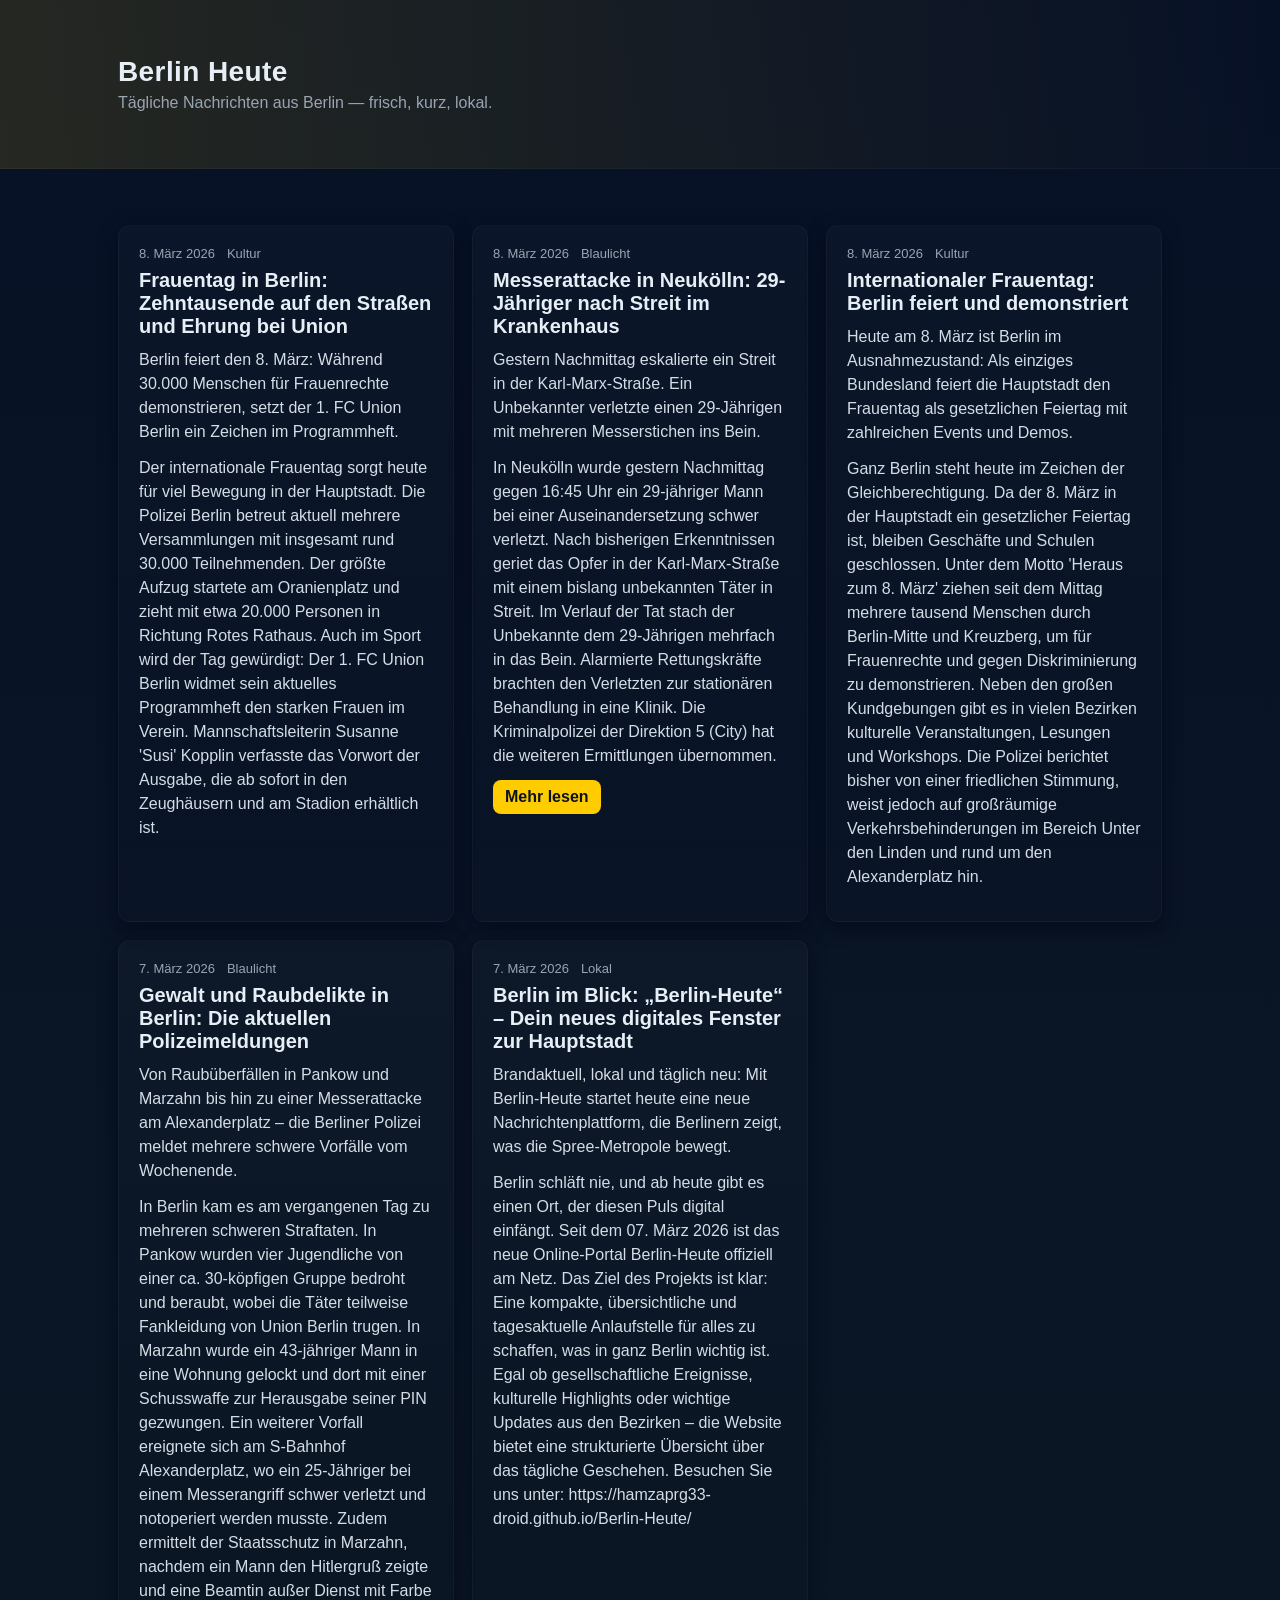
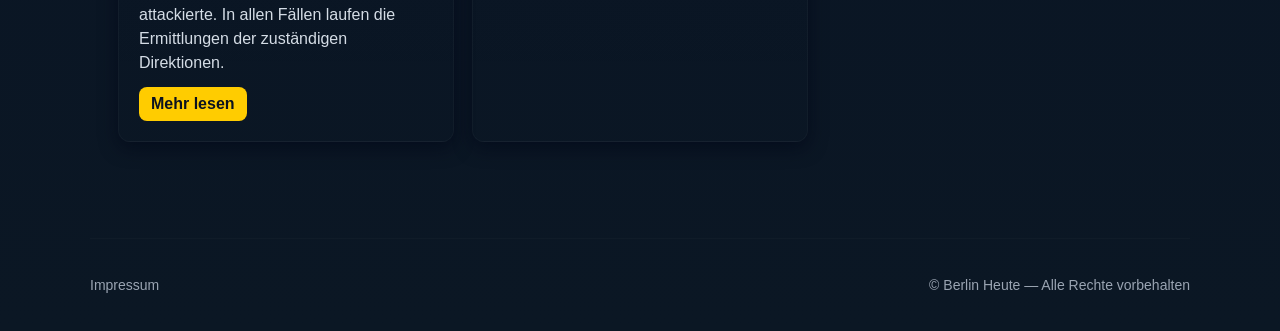
<file: index.html>
<!doctype html>
<html lang="de">
<head>
  <meta charset="utf-8">
  <meta name="viewport" content="width=device-width,initial-scale=1">
  <title>Berlin Heute</title>
  <link rel="stylesheet" href="styles.css">
</head>
<body>
  <header class="site-header">
    <div class="container">
      <h1>Berlin Heute</h1>
      <p class="tagline">Tägliche Nachrichten aus Berlin — frisch, kurz, lokal.</p>
    </div>
  </header>
  <main class="container">
    <section class="news-list" id="news-list" aria-live="polite">
      <!-- Beiträge werden dynamisch per JavaScript geladen. -->
    </section>
  </main>
  <footer class="site-footer container">
    <nav>
      <a href="impressum.html">Impressum</a>
    </nav>
    <p>© Berlin Heute — Alle Rechte vorbehalten</p>
  </footer>
  <script src="main.js"></script>
</body>
</html>
</file>
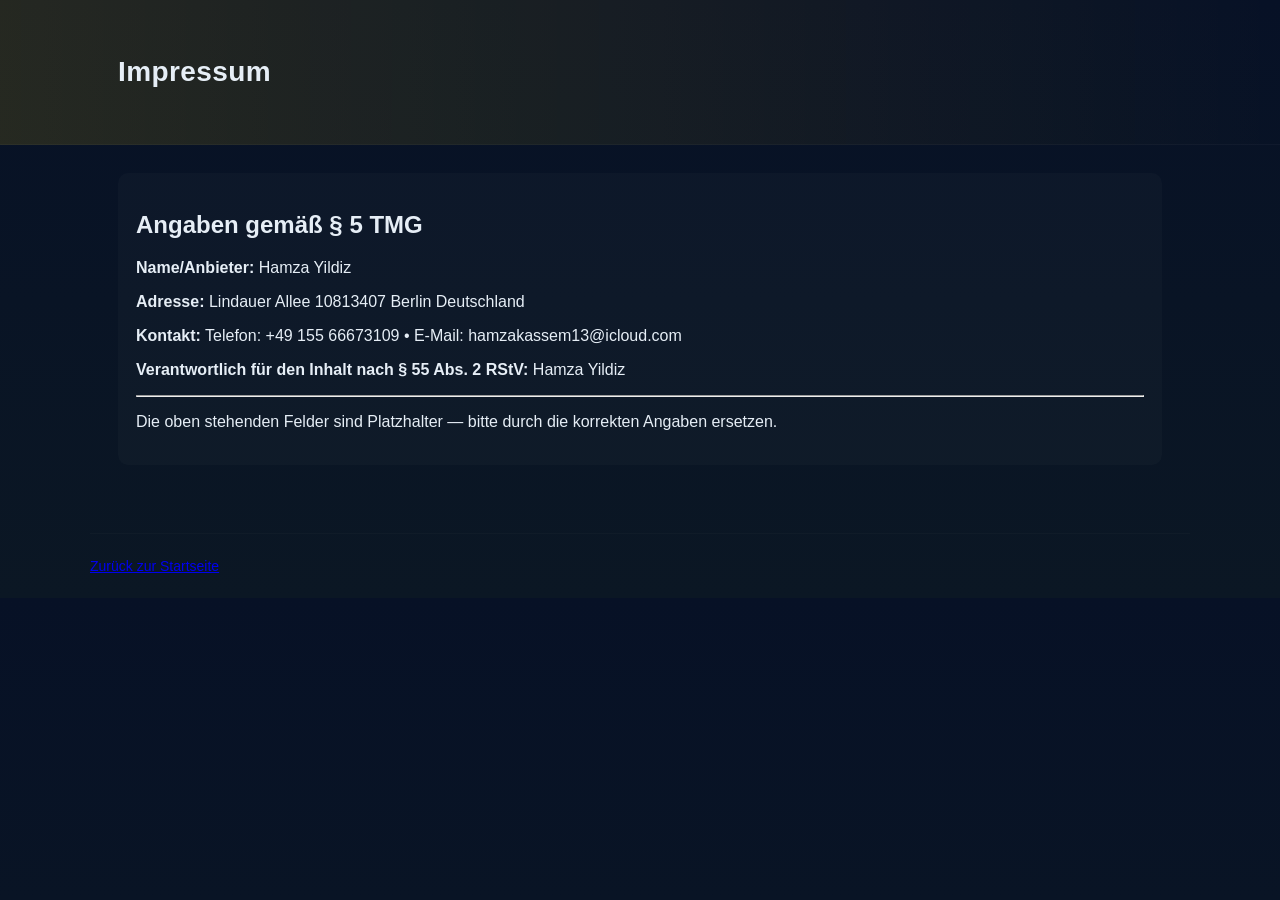
<file: impressum.html>
<!doctype html>
<html lang="de">
<head>
  <meta charset="utf-8">
  <meta name="viewport" content="width=device-width,initial-scale=1">
  <title>Impressum — Berlin Heute</title>
  <link rel="stylesheet" href="styles.css">
</head>
<body>
  <header class="site-header">
    <div class="container">
      <h1>Impressum</h1>
    </div>
  </header>
  <main class="container">
    <section style="background:rgba(255,255,255,0.02);padding:18px;border-radius:10px;">
      <h2>Angaben gemäß § 5 TMG</h2>
      <p><strong>Name/Anbieter:</strong> Hamza Yildiz</p>
      <p><strong>Adresse:</strong> Lindauer Allee 10813407 Berlin Deutschland</p>
      <p><strong>Kontakt:</strong> Telefon: +49 155 66673109 • E-Mail: hamzakassem13@icloud.com</p>
      <p><strong>Verantwortlich für den Inhalt nach § 55 Abs. 2 RStV:</strong> Hamza Yildiz</p>
      <hr>
      <p>Die oben stehenden Felder sind Platzhalter — bitte durch die korrekten Angaben ersetzen.</p>
    </section>
  </main>
  <footer class="site-footer container">
    <a href="index.html">Zurück zur Startseite</a>
  </footer>
</body>
</html>
</file>
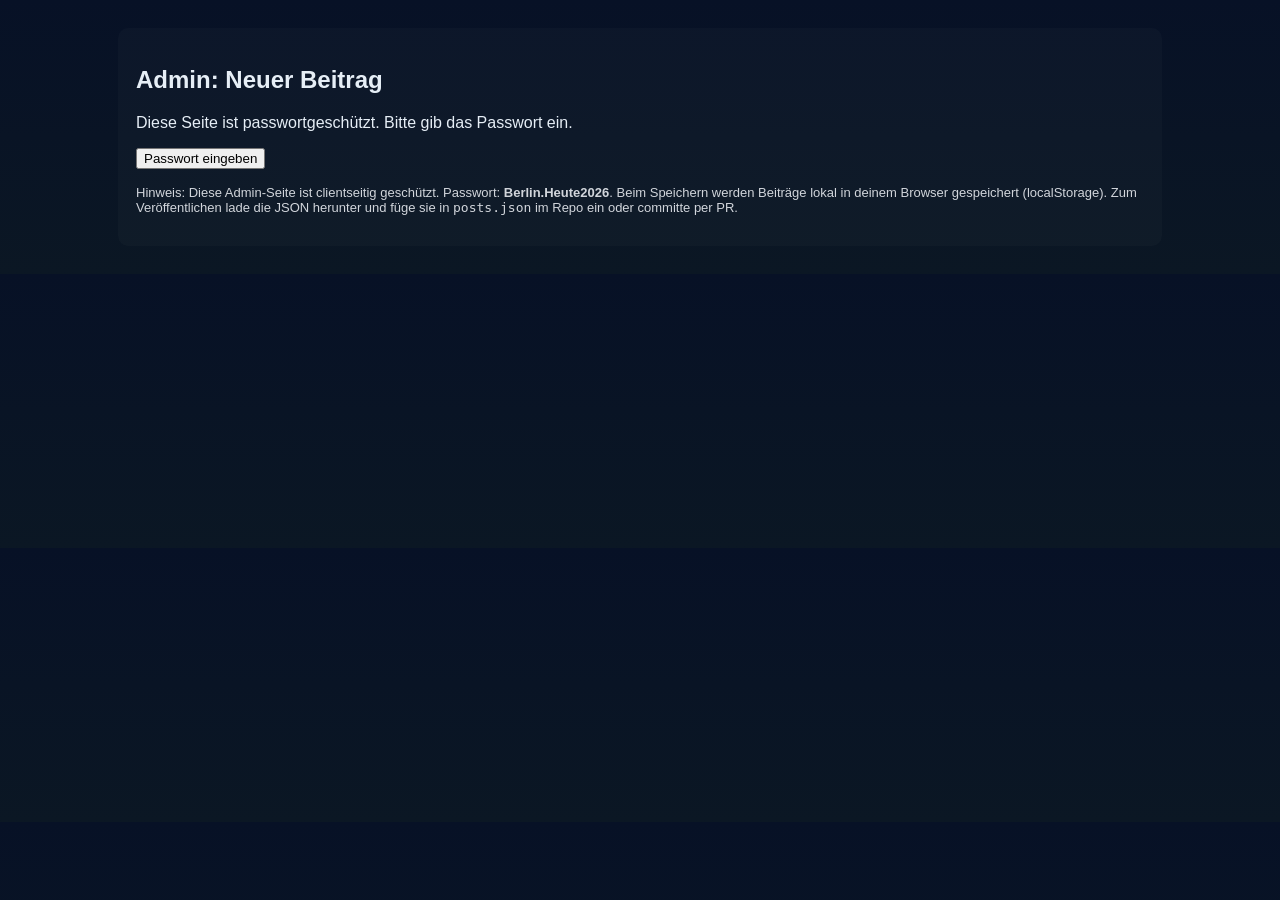
<file: new-post.html>
<!doctype html>
<html lang="de">
<head>
  <meta charset="utf-8">
  <meta name="viewport" content="width=device-width,initial-scale=1">
  <title>Neuen Beitrag erstellen — Berlin Heute (Admin)</title>
  <link rel="stylesheet" href="styles.css">
</head>
<body>
  <main class="container">
    <section style="background:rgba(255,255,255,0.02);padding:18px;border-radius:10px;">
      <h1>Admin: Neuer Beitrag</h1>
      <div id="locked">
        <p>Diese Seite ist passwortgeschützt. Bitte gib das Passwort ein.</p>
        <p id="pw-prompt"><button id="unlock">Passwort eingeben</button></p>
      </div>

      <form id="post-form" style="display:none;">
        <label>Titel<br><input id="title" required></label><br><br>
        <label>Teaser (Kurzbeschreibung)<br><textarea id="teaser" rows="2"></textarea></label><br><br>
        <label>Inhalt (HTML oder Markdown)<br><textarea id="content" rows="6"></textarea></label><br><br>
        <label>Kategorie<br><input id="category" value="Lokal"></label><br><br>
        <label>Link (optional) — wenn leer, erscheint kein "Mehr lesen" Button<br><input id="url"></label><br><br>
        <button type="submit">Speichern (lokal)</button>
        <button type="button" id="download">Als JSON herunterladen</button>
      </form>
      <p style="margin-top:12px;color:#d1d5db;font-size:13px;">Hinweis: Diese Admin‑Seite ist clientseitig geschützt. Passwort: <strong>Berlin.Heute2026</strong>. Beim Speichern werden Beiträge lokal in deinem Browser gespeichert (localStorage). Zum Veröffentlichen lade die JSON herunter und füge sie in <code>posts.json</code> im Repo ein oder committe per PR.</p>
      <div id="message" style="margin-top:12px;color:#ffd966;"></div>
    </section>
  </main>
  <script src="admin.js"></script>
</body>
</html>
</file>
<file: styles.css>
:root{
  --bg:#0f1724;
  --card:#0b1220;
  --accent:#ffcc00;
  --muted:#9aa4b2;
  --text:#e6eef6;
  --radius:12px;
  --container:1100px;
}
*{box-sizing:border-box}
body{margin:0;font-family:Inter,Segoe UI,Roboto,Arial,sans-serif;background:linear-gradient(180deg,#071126 0%,#0b1724 100%);color:var(--text);-webkit-font-smoothing:antialiased}
.container{max-width:var(--container);margin:0 auto;padding:28px}
.site-header{background:linear-gradient(90deg,rgba(255,204,0,0.12),transparent);padding:28px 0;border-bottom:1px solid rgba(255,255,255,0.03)}
.site-header h1{margin:0;font-size:28px;letter-spacing:0.4px}
.tagline{margin:6px 0 0;color:var(--muted)}
.news-list{margin:28px 0;display:grid;grid-template-columns:1fr;gap:18px}
.news-card{background:linear-gradient(180deg,rgba(255,255,255,0.02),transparent);padding:20px;border-radius:var(--radius);box-shadow:0 6px 18px rgba(2,6,23,0.6);border:1px solid rgba(255,255,255,0.03)}
.news-card .meta{display:flex;gap:12px;align-items:center;font-size:13px;color:var(--muted);margin-bottom:8px}
.news-card h2{margin:0 0 10px;font-size:20px}
.news-card p{margin:0 0 12px;line-height:1.5;color:rgba(230,238,246,0.92)}
.read-more{display:inline-block;padding:8px 12px;border-radius:8px;background:var(--accent);color:#0b1220;text-decoration:none;font-weight:600}
.site-footer{margin-top:40px;padding:24px 0;border-top:1px solid rgba(255,255,255,0.02);display:flex;justify-content:space-between;align-items:center;color:var(--muted);font-size:14px}
.site-footer nav a{color:var(--muted);text-decoration:none}
@media (min-width:760px){.news-list{grid-template-columns:repeat(2,1fr)}}
@media (min-width:1100px){.news-list{grid-template-columns:repeat(3,1fr)}}
</file>
